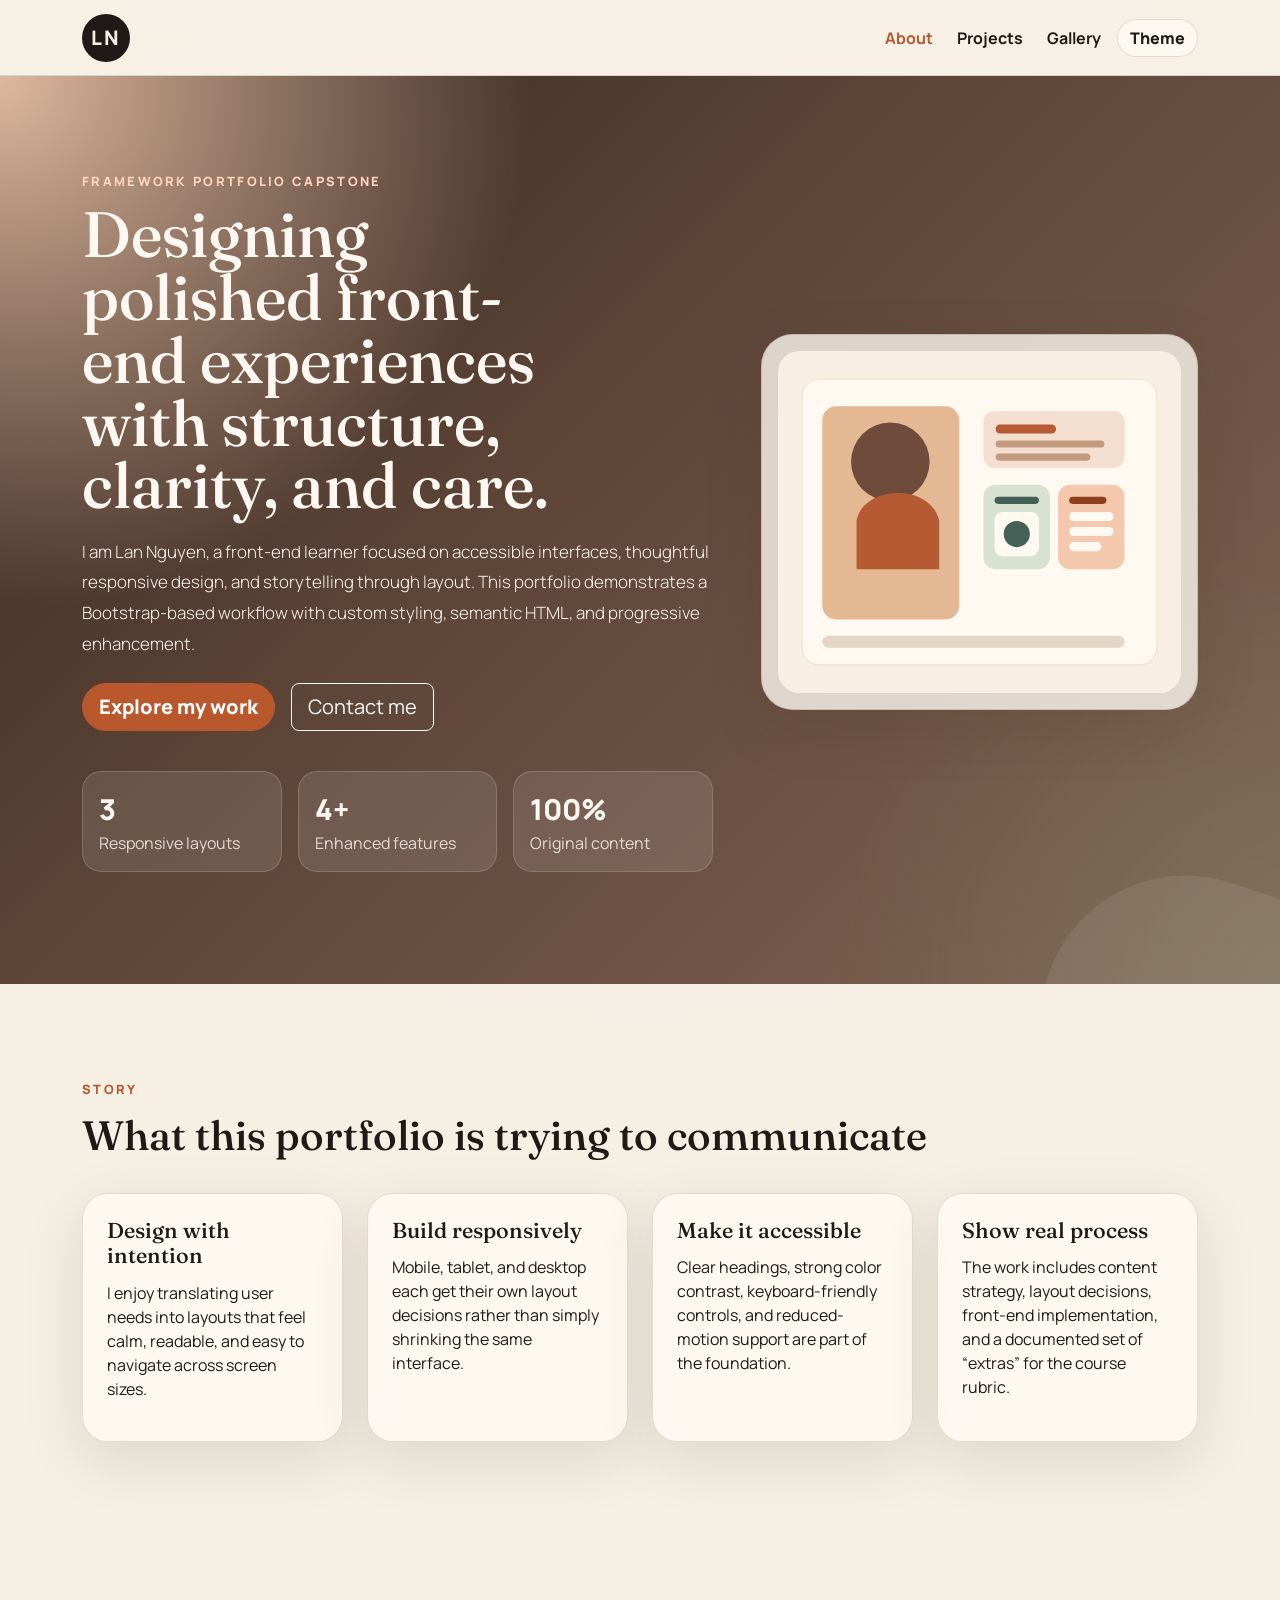
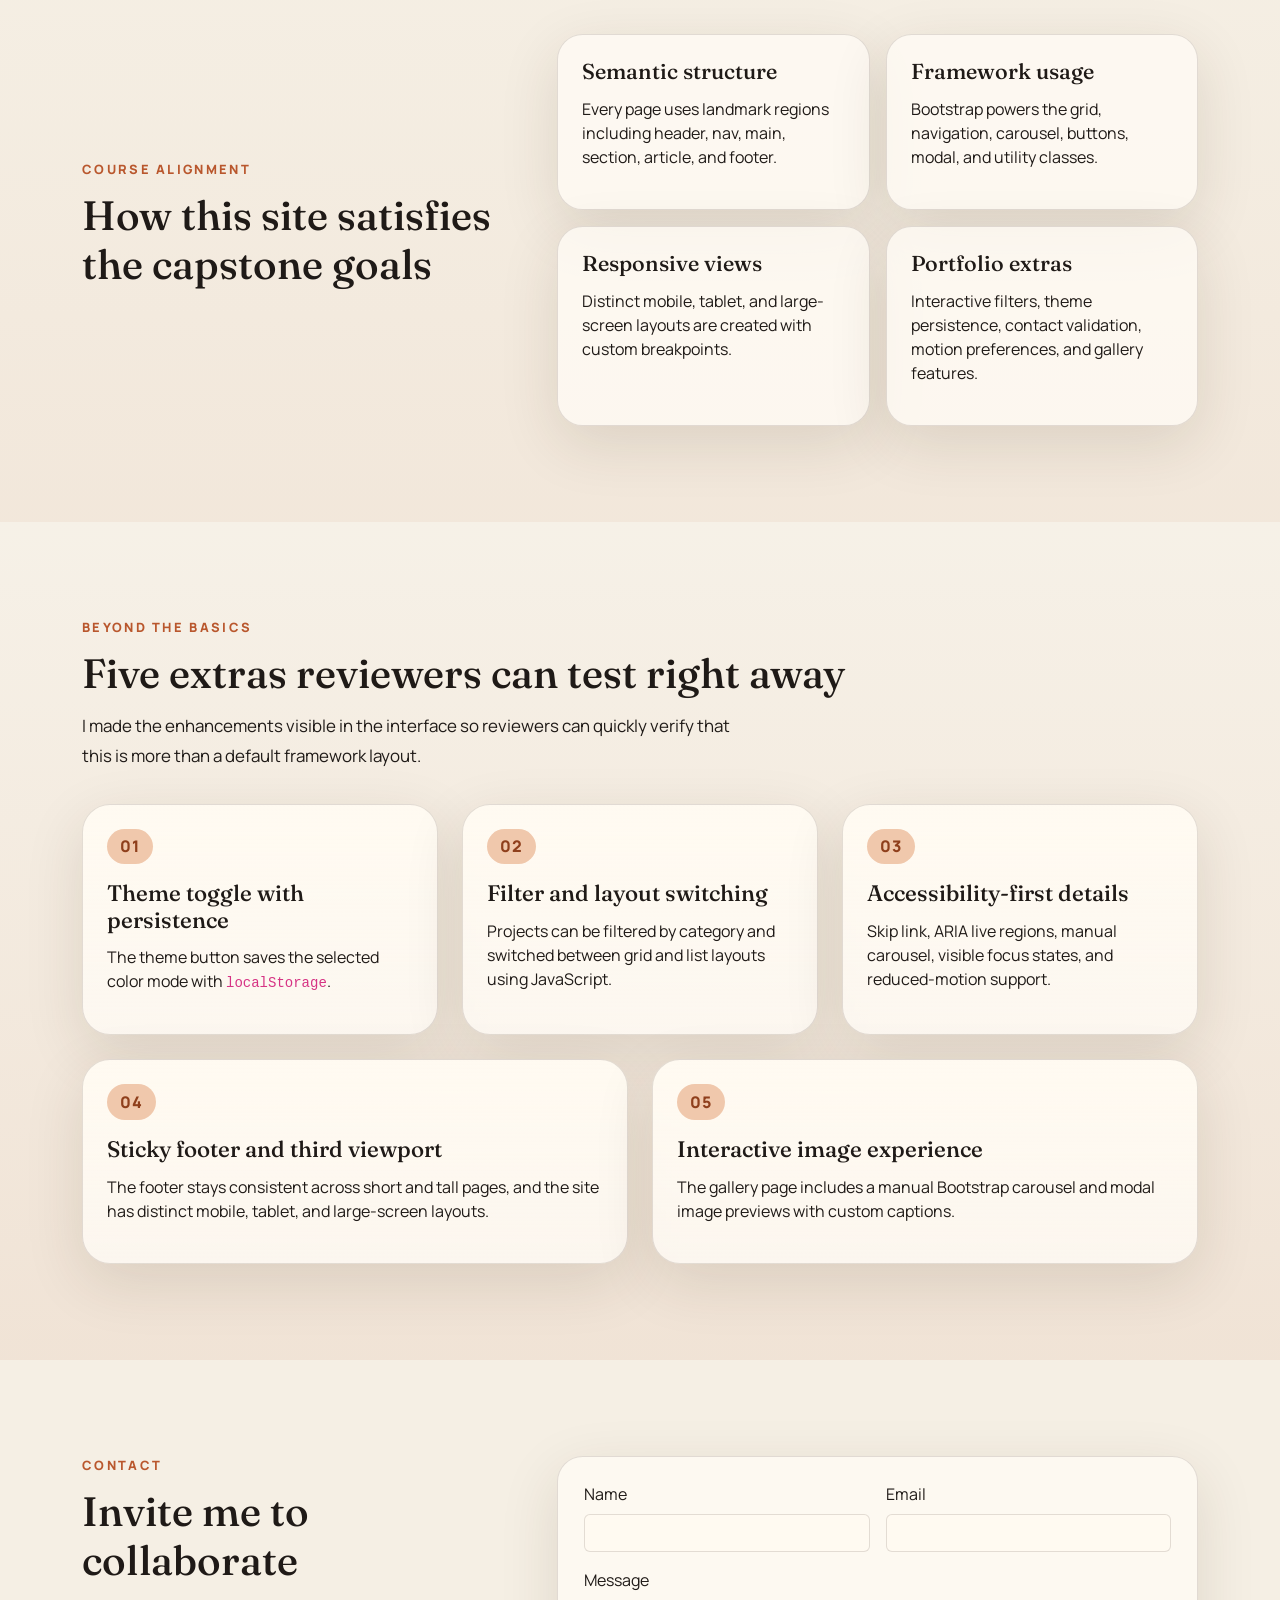
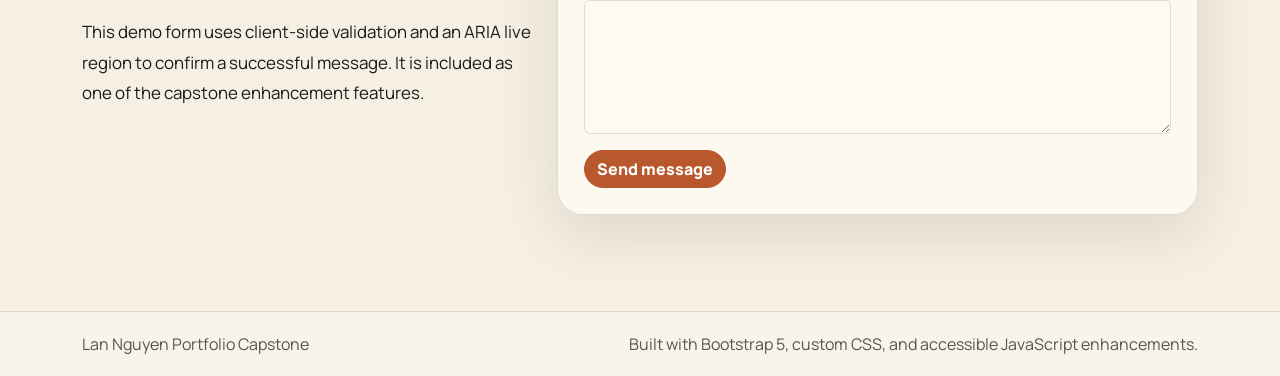
<file: index.html>
<!doctype html>
<html lang="en" data-theme="light">
  <head>
    <meta charset="utf-8">
    <meta name="viewport" content="width=device-width, initial-scale=1">
    <title>Lan Nguyen | UX-Focused Front-End Portfolio</title>
    <meta
      name="description"
      content="Responsive portfolio built with Bootstrap for a capstone project, featuring accessible design, project highlights, and a media gallery."
    >
    <link rel="preconnect" href="https://fonts.googleapis.com">
    <link rel="preconnect" href="https://fonts.gstatic.com" crossorigin>
    <link
      href="https://fonts.googleapis.com/css2?family=Fraunces:wght@600;700&family=Manrope:wght@400;500;600;700;800&display=swap"
      rel="stylesheet"
    >
    <link
      href="https://cdn.jsdelivr.net/npm/bootstrap@5.3.3/dist/css/bootstrap.min.css"
      rel="stylesheet"
      integrity="sha384-QWTKZyjpPEjISv5WaRU9OFeRpok6YctnYmDr5pNlyT2bRjXh0JMhjY6hW+ALEwIH"
      crossorigin="anonymous"
    >
    <link rel="stylesheet" href="css/styles.css">
  </head>
  <body class="site-shell">
    <a class="skip-link" href="#main-content">Skip to main content</a>

    <header class="site-header">
      <nav class="navbar navbar-expand-lg" aria-label="Primary navigation">
        <div class="container">
          <a class="navbar-brand brand-mark" href="index.html">LN</a>
          <button
            class="navbar-toggler"
            type="button"
            data-bs-toggle="collapse"
            data-bs-target="#siteNav"
            aria-controls="siteNav"
            aria-expanded="false"
            aria-label="Toggle navigation"
          >
            <span class="navbar-toggler-icon"></span>
          </button>
          <div class="collapse navbar-collapse" id="siteNav">
            <ul class="navbar-nav ms-auto align-items-lg-center gap-lg-2">
              <li class="nav-item"><a class="nav-link active" href="index.html" aria-current="page">About</a></li>
              <li class="nav-item"><a class="nav-link" href="projects.html">Projects</a></li>
              <li class="nav-item"><a class="nav-link" href="gallery.html">Gallery</a></li>
              <li class="nav-item">
                <button class="btn theme-toggle" type="button" data-theme-toggle aria-label="Switch color theme">
                  Theme
                </button>
              </li>
            </ul>
          </div>
        </div>
      </nav>
    </header>

    <main id="main-content" class="flex-fill">
      <section class="hero-section section-space">
        <div class="container">
          <div class="row align-items-center g-4 g-xl-5">
            <div class="col-lg-7">
              <p class="eyebrow">Framework Portfolio Capstone</p>
              <h1 class="display-title">Designing polished front-end experiences with structure, clarity, and care.</h1>
              <p class="lead hero-copy">
                I am Lan Nguyen, a front-end learner focused on accessible interfaces, thoughtful responsive design,
                and storytelling through layout. This portfolio demonstrates a Bootstrap-based workflow with custom
                styling, semantic HTML, and progressive enhancement.
              </p>
              <div class="d-flex flex-wrap gap-3 mt-4">
                <a class="btn btn-accent btn-lg" href="projects.html">Explore my work</a>
                <a class="btn btn-outline-light btn-lg" href="#contact">Contact me</a>
              </div>
              <ul class="hero-metrics list-unstyled row g-3 mt-4" aria-label="Highlights">
                <li class="col-sm-4">
                  <div class="metric-card">
                    <span class="metric-number">3</span>
                    <span class="metric-label">Responsive layouts</span>
                  </div>
                </li>
                <li class="col-sm-4">
                  <div class="metric-card">
                    <span class="metric-number">4+</span>
                    <span class="metric-label">Enhanced features</span>
                  </div>
                </li>
                <li class="col-sm-4">
                  <div class="metric-card">
                    <span class="metric-number">100%</span>
                    <span class="metric-label">Original content</span>
                  </div>
                </li>
              </ul>
            </div>
            <div class="col-lg-5">
              <figure class="profile-panel">
                <img
                  src="assets/img/profile-illustration.svg"
                  class="img-fluid"
                  alt="Illustrated portrait card representing Lan Nguyen at a desk with interface sketches"
                >
                <figcaption class="visually-hidden">Featured illustration introducing the portfolio owner.</figcaption>
              </figure>
            </div>
          </div>
        </div>
      </section>

      <section class="section-space">
        <div class="container">
          <div class="section-heading">
            <p class="eyebrow">Story</p>
            <h2>What this portfolio is trying to communicate</h2>
          </div>
          <div class="row g-4">
            <div class="col-md-6 col-xl-3">
              <article class="info-card h-100">
                <h3>Design with intention</h3>
                <p>
                  I enjoy translating user needs into layouts that feel calm, readable, and easy to navigate across
                  screen sizes.
                </p>
              </article>
            </div>
            <div class="col-md-6 col-xl-3">
              <article class="info-card h-100">
                <h3>Build responsively</h3>
                <p>
                  Mobile, tablet, and desktop each get their own layout decisions rather than simply shrinking the same
                  interface.
                </p>
              </article>
            </div>
            <div class="col-md-6 col-xl-3">
              <article class="info-card h-100">
                <h3>Make it accessible</h3>
                <p>
                  Clear headings, strong color contrast, keyboard-friendly controls, and reduced-motion support are part
                  of the foundation.
                </p>
              </article>
            </div>
            <div class="col-md-6 col-xl-3">
              <article class="info-card h-100">
                <h3>Show real process</h3>
                <p>
                  The work includes content strategy, layout decisions, front-end implementation, and a documented set of
                  “extras” for the course rubric.
                </p>
              </article>
            </div>
          </div>
        </div>
      </section>

      <section class="section-space highlight-band">
        <div class="container">
          <div class="row g-4 align-items-center">
            <div class="col-lg-5">
              <div class="section-heading mb-0">
                <p class="eyebrow">Course alignment</p>
                <h2>How this site satisfies the capstone goals</h2>
              </div>
            </div>
            <div class="col-lg-7">
              <div class="row g-3">
                <div class="col-md-6">
                  <article class="mini-panel reveal-on-scroll">
                    <h3>Semantic structure</h3>
                    <p>Every page uses landmark regions including header, nav, main, section, article, and footer.</p>
                  </article>
                </div>
                <div class="col-md-6">
                  <article class="mini-panel reveal-on-scroll">
                    <h3>Framework usage</h3>
                    <p>Bootstrap powers the grid, navigation, carousel, buttons, modal, and utility classes.</p>
                  </article>
                </div>
                <div class="col-md-6">
                  <article class="mini-panel reveal-on-scroll">
                    <h3>Responsive views</h3>
                    <p>Distinct mobile, tablet, and large-screen layouts are created with custom breakpoints.</p>
                  </article>
                </div>
                <div class="col-md-6">
                  <article class="mini-panel reveal-on-scroll">
                    <h3>Portfolio extras</h3>
                    <p>Interactive filters, theme persistence, contact validation, motion preferences, and gallery features.</p>
                  </article>
                </div>
              </div>
            </div>
          </div>
        </div>
      </section>

      <section class="section-space extras-section">
        <div class="container">
          <div class="section-heading">
            <p class="eyebrow">Beyond the basics</p>
            <h2>Five extras reviewers can test right away</h2>
            <p class="page-copy mb-0">
              I made the enhancements visible in the interface so reviewers can quickly verify that this is more than a
              default framework layout.
            </p>
          </div>
          <div class="row g-4">
            <div class="col-md-6 col-xl-4">
              <article class="extra-card h-100">
                <span class="extra-number">01</span>
                <h3>Theme toggle with persistence</h3>
                <p>The theme button saves the selected color mode with <code>localStorage</code>.</p>
              </article>
            </div>
            <div class="col-md-6 col-xl-4">
              <article class="extra-card h-100">
                <span class="extra-number">02</span>
                <h3>Filter and layout switching</h3>
                <p>Projects can be filtered by category and switched between grid and list layouts using JavaScript.</p>
              </article>
            </div>
            <div class="col-md-6 col-xl-4">
              <article class="extra-card h-100">
                <span class="extra-number">03</span>
                <h3>Accessibility-first details</h3>
                <p>Skip link, ARIA live regions, manual carousel, visible focus states, and reduced-motion support.</p>
              </article>
            </div>
            <div class="col-md-6 col-xl-6">
              <article class="extra-card h-100">
                <span class="extra-number">04</span>
                <h3>Sticky footer and third viewport</h3>
                <p>The footer stays consistent across short and tall pages, and the site has distinct mobile, tablet, and large-screen layouts.</p>
              </article>
            </div>
            <div class="col-md-6 col-xl-6">
              <article class="extra-card h-100">
                <span class="extra-number">05</span>
                <h3>Interactive image experience</h3>
                <p>The gallery page includes a manual Bootstrap carousel and modal image previews with custom captions.</p>
              </article>
            </div>
          </div>
        </div>
      </section>

      <section class="section-space" id="contact">
        <div class="container">
          <div class="row g-4">
            <div class="col-lg-5">
              <div class="section-heading">
                <p class="eyebrow">Contact</p>
                <h2>Invite me to collaborate</h2>
              </div>
              <p class="contact-copy">
                This demo form uses client-side validation and an ARIA live region to confirm a successful message.
                It is included as one of the capstone enhancement features.
              </p>
            </div>
            <div class="col-lg-7">
              <form class="contact-card needs-validation" id="contactForm" novalidate>
                <div class="row g-3">
                  <div class="col-md-6">
                    <label class="form-label" for="name">Name</label>
                    <input class="form-control" id="name" name="name" type="text" required>
                    <div class="invalid-feedback">Please enter your name.</div>
                  </div>
                  <div class="col-md-6">
                    <label class="form-label" for="email">Email</label>
                    <input class="form-control" id="email" name="email" type="email" required>
                    <div class="invalid-feedback">Please enter a valid email address.</div>
                  </div>
                  <div class="col-12">
                    <label class="form-label" for="message">Message</label>
                    <textarea class="form-control" id="message" name="message" rows="5" required></textarea>
                    <div class="invalid-feedback">Please share a short message.</div>
                  </div>
                  <div class="col-12 d-flex flex-wrap gap-3 align-items-center">
                    <button class="btn btn-accent" type="submit">Send message</button>
                    <p class="form-status mb-0" id="formStatus" aria-live="polite"></p>
                  </div>
                </div>
              </form>
            </div>
          </div>
        </div>
      </section>
    </main>

    <footer class="site-footer">
      <div class="container d-flex flex-column flex-md-row justify-content-between gap-2">
        <p class="mb-0">Lan Nguyen Portfolio Capstone</p>
        <p class="mb-0">Built with Bootstrap 5, custom CSS, and accessible JavaScript enhancements.</p>
      </div>
    </footer>

    <script
      src="https://cdn.jsdelivr.net/npm/bootstrap@5.3.3/dist/js/bootstrap.bundle.min.js"
      integrity="sha384-YvpcrYf0tY3lHB60NNkmXc5s9fDVZLESaAA55NDzOxhy9GkcIdslK1eN7N6jIeHz"
      crossorigin="anonymous"
    ></script>
    <script src="js/main.js"></script>
  </body>
</html>
</file>
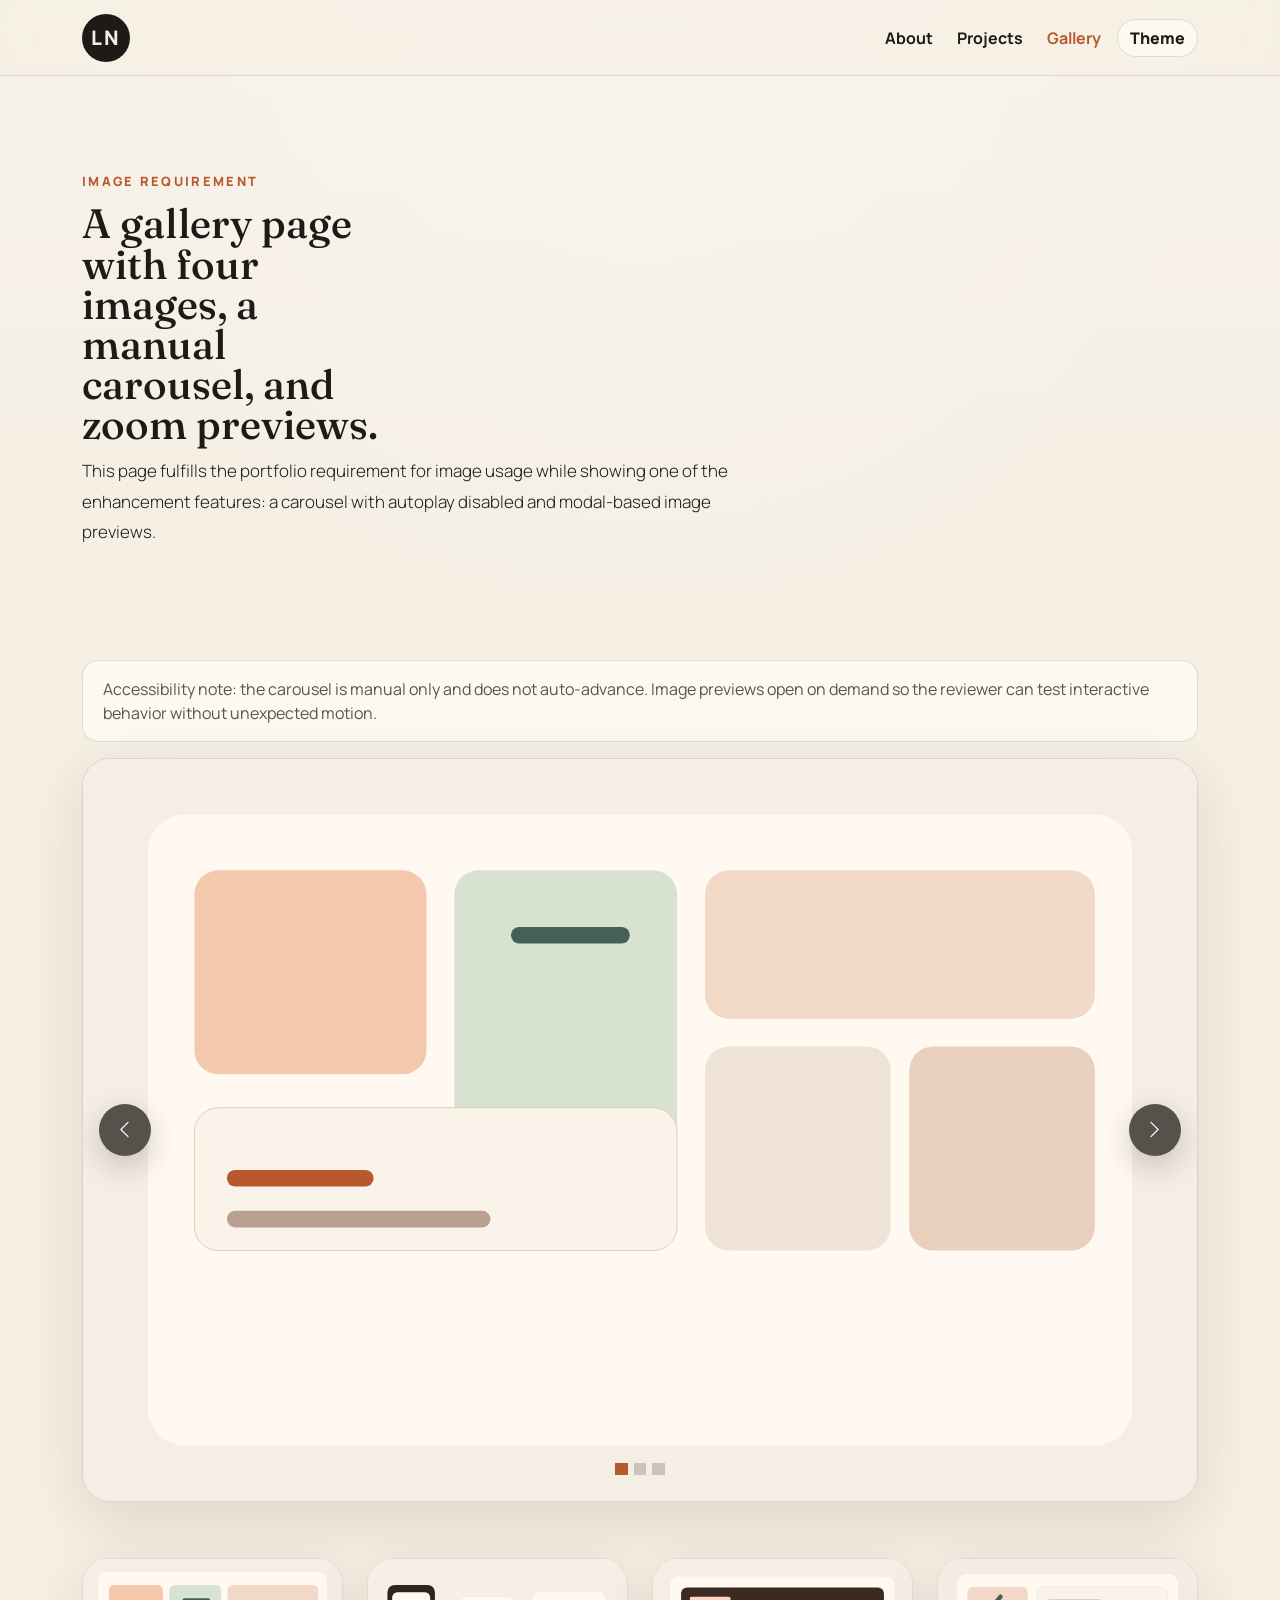
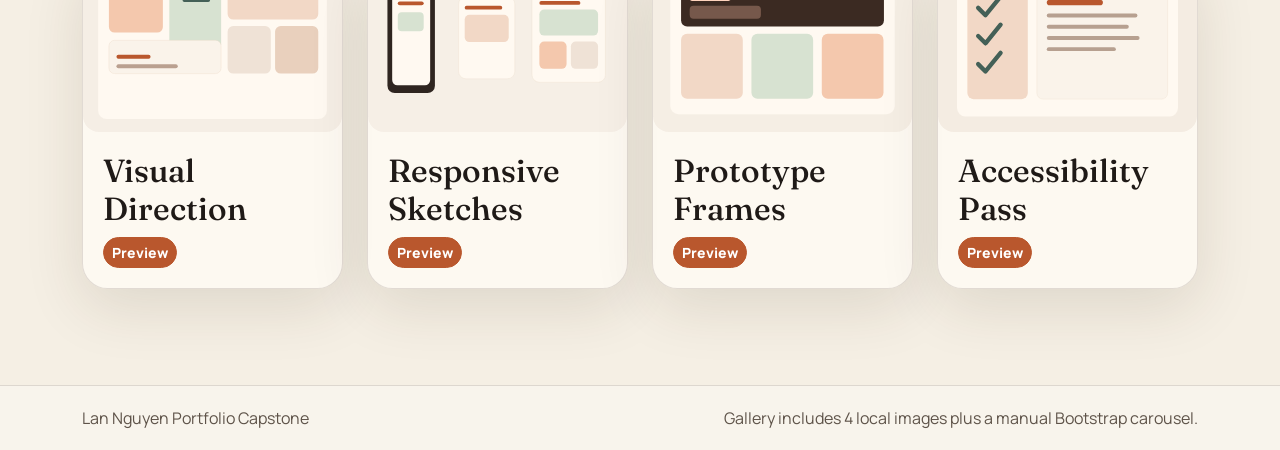
<file: gallery.html>
<!doctype html>
<html lang="en" data-theme="light">
  <head>
    <meta charset="utf-8">
    <meta name="viewport" content="width=device-width, initial-scale=1">
    <title>Gallery | Lan Nguyen Portfolio</title>
    <meta
      name="description"
      content="Gallery page for a Bootstrap portfolio capstone including a manual carousel, image cards, and accessible modal previews."
    >
    <link rel="preconnect" href="https://fonts.googleapis.com">
    <link rel="preconnect" href="https://fonts.gstatic.com" crossorigin>
    <link
      href="https://fonts.googleapis.com/css2?family=Fraunces:wght@600;700&family=Manrope:wght@400;500;600;700;800&display=swap"
      rel="stylesheet"
    >
    <link
      href="https://cdn.jsdelivr.net/npm/bootstrap@5.3.3/dist/css/bootstrap.min.css"
      rel="stylesheet"
      integrity="sha384-QWTKZyjpPEjISv5WaRU9OFeRpok6YctnYmDr5pNlyT2bRjXh0JMhjY6hW+ALEwIH"
      crossorigin="anonymous"
    >
    <link rel="stylesheet" href="css/styles.css">
  </head>
  <body class="site-shell">
    <a class="skip-link" href="#main-content">Skip to main content</a>

    <header class="site-header">
      <nav class="navbar navbar-expand-lg" aria-label="Primary navigation">
        <div class="container">
          <a class="navbar-brand brand-mark" href="index.html">LN</a>
          <button
            class="navbar-toggler"
            type="button"
            data-bs-toggle="collapse"
            data-bs-target="#siteNav"
            aria-controls="siteNav"
            aria-expanded="false"
            aria-label="Toggle navigation"
          >
            <span class="navbar-toggler-icon"></span>
          </button>
          <div class="collapse navbar-collapse" id="siteNav">
            <ul class="navbar-nav ms-auto align-items-lg-center gap-lg-2">
              <li class="nav-item"><a class="nav-link" href="index.html">About</a></li>
              <li class="nav-item"><a class="nav-link" href="projects.html">Projects</a></li>
              <li class="nav-item"><a class="nav-link active" href="gallery.html" aria-current="page">Gallery</a></li>
              <li class="nav-item">
                <button class="btn theme-toggle" type="button" data-theme-toggle aria-label="Switch color theme">
                  Theme
                </button>
              </li>
            </ul>
          </div>
        </div>
      </nav>
    </header>

    <main id="main-content" class="flex-fill">
      <section class="page-banner section-space">
        <div class="container">
          <p class="eyebrow">Image requirement</p>
          <h1 class="display-title page-title">A gallery page with four images, a manual carousel, and zoom previews.</h1>
          <p class="lead page-copy">
            This page fulfills the portfolio requirement for image usage while showing one of the enhancement features:
            a carousel with autoplay disabled and modal-based image previews.
          </p>
        </div>
      </section>

      <section class="section-space pt-0" aria-labelledby="gallery-content-heading">
        <div class="container">
          <h2 class="visually-hidden" id="gallery-content-heading">Gallery carousel and image preview collection</h2>
          <div class="gallery-note">
            <p class="mb-0">
              Accessibility note: the carousel is manual only and does not auto-advance. Image previews open on demand
              so the reviewer can test interactive behavior without unexpected motion.
            </p>
          </div>
          <div id="galleryCarousel" class="carousel slide gallery-carousel" data-bs-ride="false">
            <div class="carousel-indicators">
              <button type="button" data-bs-target="#galleryCarousel" data-bs-slide-to="0" class="active" aria-current="true" aria-label="Slide 1"></button>
              <button type="button" data-bs-target="#galleryCarousel" data-bs-slide-to="1" aria-label="Slide 2"></button>
              <button type="button" data-bs-target="#galleryCarousel" data-bs-slide-to="2" aria-label="Slide 3"></button>
            </div>
            <div class="carousel-inner rounded-4 overflow-hidden">
              <div class="carousel-item active">
                <img src="assets/img/gallery-01.svg" class="d-block w-100" alt="Moodboard collage with interface sketches and color chips">
              </div>
              <div class="carousel-item">
                <img src="assets/img/gallery-02.svg" class="d-block w-100" alt="Wireframe panel showing mobile, tablet, and desktop layout ideas">
              </div>
              <div class="carousel-item">
                <img src="assets/img/gallery-03.svg" class="d-block w-100" alt="Prototype snapshots showing cards, typography, and navigation refinements">
              </div>
            </div>
            <button class="carousel-control-prev" type="button" data-bs-target="#galleryCarousel" data-bs-slide="prev">
              <span class="carousel-control-prev-icon" aria-hidden="true"></span>
              <span class="visually-hidden">Previous</span>
            </button>
            <button class="carousel-control-next" type="button" data-bs-target="#galleryCarousel" data-bs-slide="next">
              <span class="carousel-control-next-icon" aria-hidden="true"></span>
              <span class="visually-hidden">Next</span>
            </button>
          </div>

          <div class="row g-4 mt-2">
            <div class="col-sm-6 col-xl-3">
              <article class="gallery-card reveal-on-scroll">
                <img src="assets/img/gallery-01.svg" class="img-fluid rounded-4" alt="Moodboard collage with layout notes">
                <div class="gallery-meta">
                  <h2>Visual Direction</h2>
                  <button class="btn btn-accent btn-sm" type="button" data-gallery-trigger data-image="assets/img/gallery-01.svg" data-title="Visual Direction" data-description="Moodboarding the earthy colors, layered textures, and editorial typography used across the site.">Preview</button>
                </div>
              </article>
            </div>
            <div class="col-sm-6 col-xl-3">
              <article class="gallery-card reveal-on-scroll">
                <img src="assets/img/gallery-02.svg" class="img-fluid rounded-4" alt="Wireframe set for mobile, tablet, and desktop">
                <div class="gallery-meta">
                  <h2>Responsive Sketches</h2>
                  <button class="btn btn-accent btn-sm" type="button" data-gallery-trigger data-image="assets/img/gallery-02.svg" data-title="Responsive Sketches" data-description="Wireframes for three breakpoints, showing how the grid and content density shift by device size.">Preview</button>
                </div>
              </article>
            </div>
            <div class="col-sm-6 col-xl-3">
              <article class="gallery-card reveal-on-scroll">
                <img src="assets/img/gallery-03.svg" class="img-fluid rounded-4" alt="Prototype panel showing cards and navigation">
                <div class="gallery-meta">
                  <h2>Prototype Frames</h2>
                  <button class="btn btn-accent btn-sm" type="button" data-gallery-trigger data-image="assets/img/gallery-03.svg" data-title="Prototype Frames" data-description="Early interface explorations focused on hierarchy, spacing, and interactive navigation patterns.">Preview</button>
                </div>
              </article>
            </div>
            <div class="col-sm-6 col-xl-3">
              <article class="gallery-card reveal-on-scroll">
                <img src="assets/img/gallery-04.svg" class="img-fluid rounded-4" alt="Accessibility checklist board with contrast and keyboard testing notes">
                <div class="gallery-meta">
                  <h2>Accessibility Pass</h2>
                  <button class="btn btn-accent btn-sm" type="button" data-gallery-trigger data-image="assets/img/gallery-04.svg" data-title="Accessibility Pass" data-description="A summary board used to confirm contrast, keyboard access, semantic landmarks, and reduced-motion behavior.">Preview</button>
                </div>
              </article>
            </div>
          </div>
        </div>
      </section>
    </main>

    <footer class="site-footer">
      <div class="container d-flex flex-column flex-md-row justify-content-between gap-2">
        <p class="mb-0">Lan Nguyen Portfolio Capstone</p>
        <p class="mb-0">Gallery includes 4 local images plus a manual Bootstrap carousel.</p>
      </div>
    </footer>

    <div class="modal fade" id="galleryModal" tabindex="-1" role="dialog" aria-modal="true" aria-labelledby="galleryModalLabel" aria-hidden="true">
      <div class="modal-dialog modal-lg modal-dialog-centered">
        <div class="modal-content gallery-modal">
          <div class="modal-header">
            <h2 class="modal-title fs-5" id="galleryModalLabel">Preview</h2>
            <button type="button" class="btn-close" data-bs-dismiss="modal" aria-label="Close preview"></button>
          </div>
          <div class="modal-body">
            <img id="galleryModalImage" class="img-fluid rounded-4 mb-3" src="assets/img/gallery-01.svg" alt="">
            <p id="galleryModalDescription" class="mb-0"></p>
          </div>
        </div>
      </div>
    </div>

    <script
      src="https://cdn.jsdelivr.net/npm/bootstrap@5.3.3/dist/js/bootstrap.bundle.min.js"
      integrity="sha384-YvpcrYf0tY3lHB60NNkmXc5s9fDVZLESaAA55NDzOxhy9GkcIdslK1eN7N6jIeHz"
      crossorigin="anonymous"
    ></script>
    <script src="js/main.js"></script>
  </body>
</html>
</file>
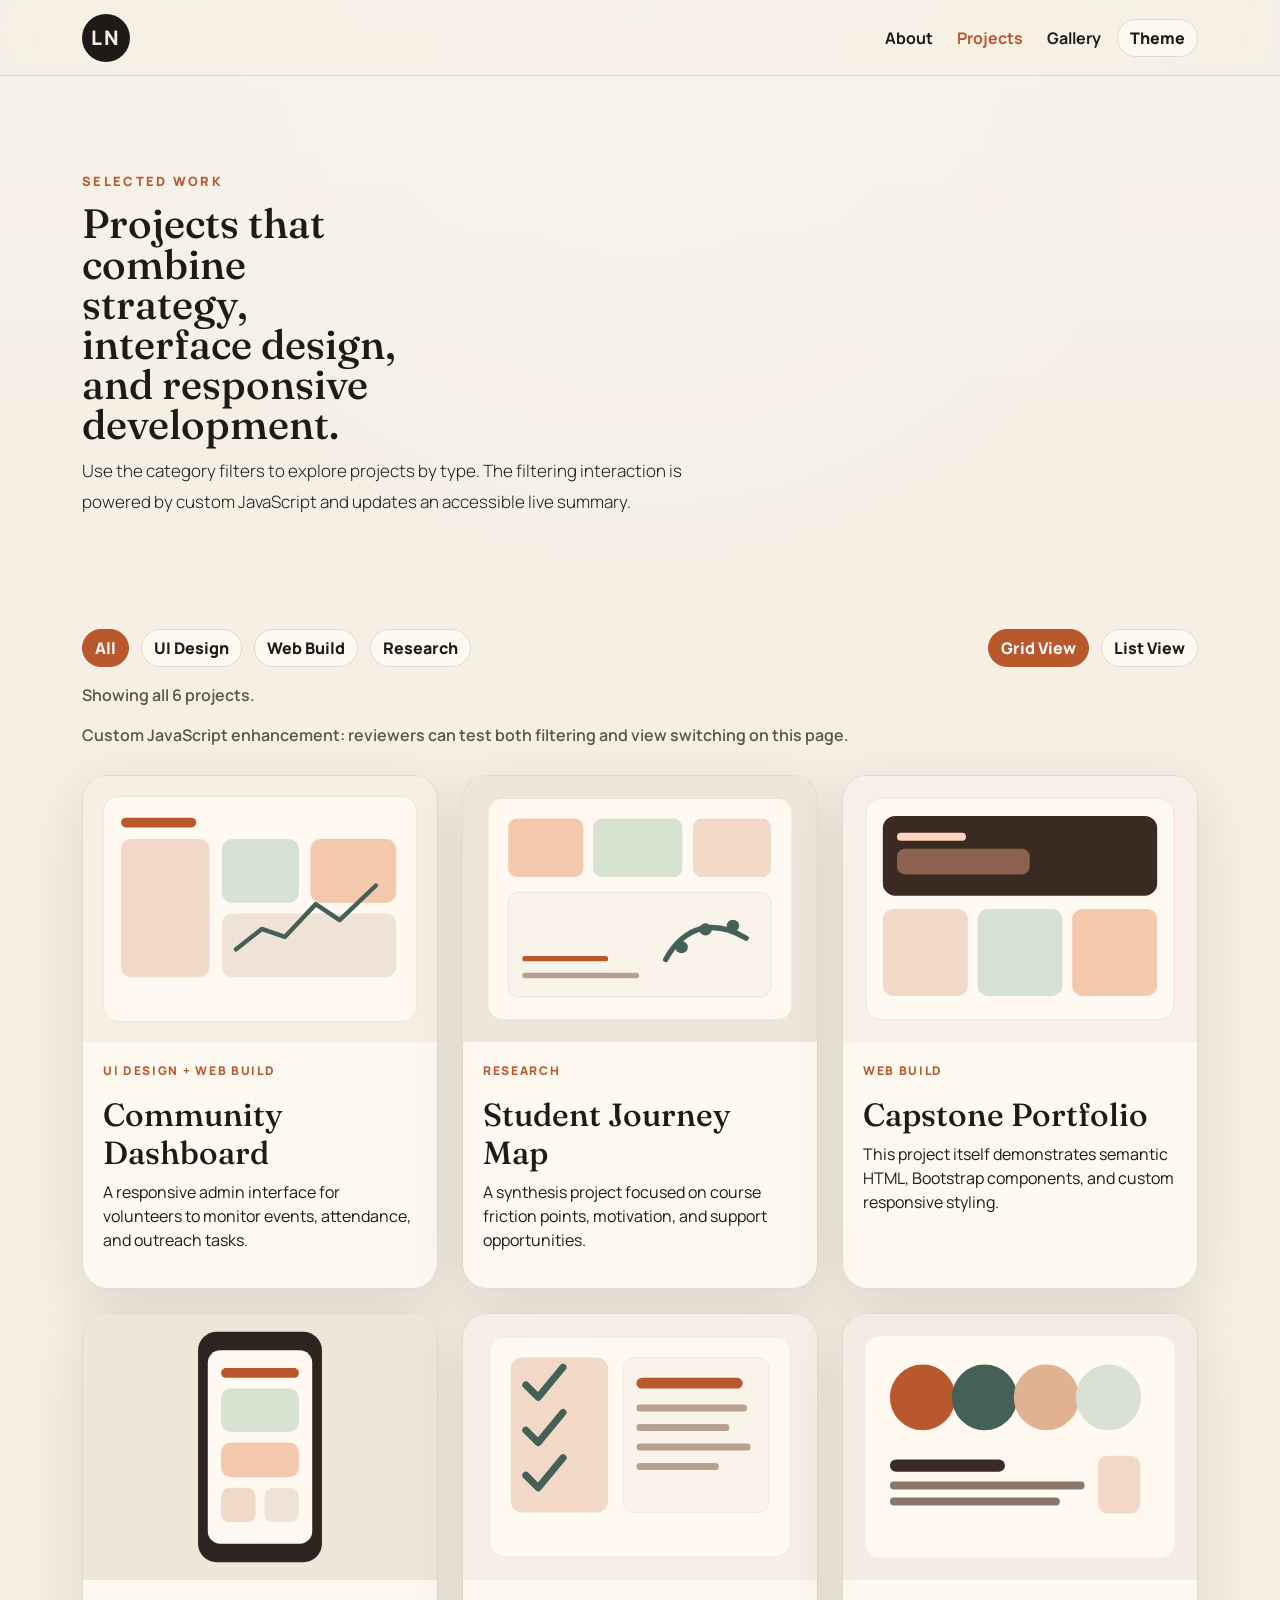
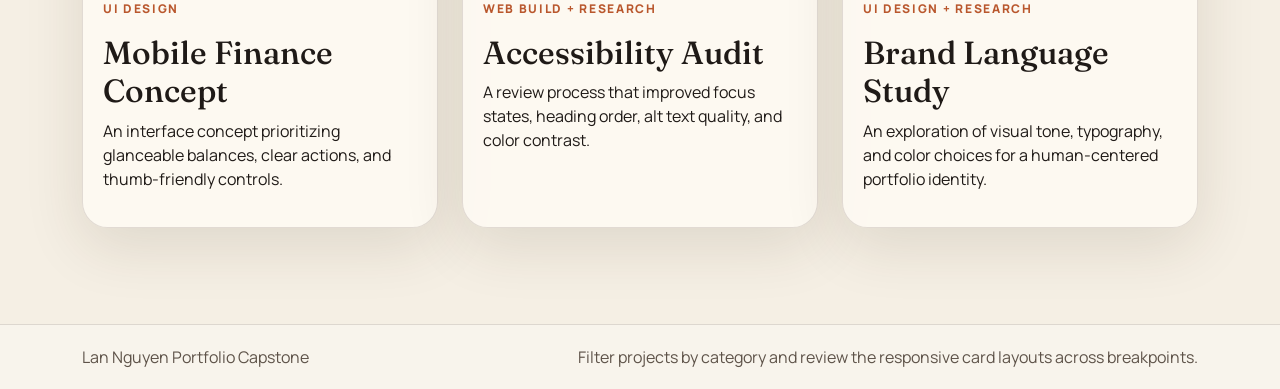
<file: projects.html>
<!doctype html>
<html lang="en" data-theme="light">
  <head>
    <meta charset="utf-8">
    <meta name="viewport" content="width=device-width, initial-scale=1">
    <title>Projects | Lan Nguyen Portfolio</title>
    <meta
      name="description"
      content="Projects page for a responsive capstone portfolio with filterable work samples and accessible Bootstrap layout."
    >
    <link rel="preconnect" href="https://fonts.googleapis.com">
    <link rel="preconnect" href="https://fonts.gstatic.com" crossorigin>
    <link
      href="https://fonts.googleapis.com/css2?family=Fraunces:wght@600;700&family=Manrope:wght@400;500;600;700;800&display=swap"
      rel="stylesheet"
    >
    <link
      href="https://cdn.jsdelivr.net/npm/bootstrap@5.3.3/dist/css/bootstrap.min.css"
      rel="stylesheet"
      integrity="sha384-QWTKZyjpPEjISv5WaRU9OFeRpok6YctnYmDr5pNlyT2bRjXh0JMhjY6hW+ALEwIH"
      crossorigin="anonymous"
    >
    <link rel="stylesheet" href="css/styles.css">
  </head>
  <body class="site-shell">
    <a class="skip-link" href="#main-content">Skip to main content</a>

    <header class="site-header">
      <nav class="navbar navbar-expand-lg" aria-label="Primary navigation">
        <div class="container">
          <a class="navbar-brand brand-mark" href="index.html">LN</a>
          <button
            class="navbar-toggler"
            type="button"
            data-bs-toggle="collapse"
            data-bs-target="#siteNav"
            aria-controls="siteNav"
            aria-expanded="false"
            aria-label="Toggle navigation"
          >
            <span class="navbar-toggler-icon"></span>
          </button>
          <div class="collapse navbar-collapse" id="siteNav">
            <ul class="navbar-nav ms-auto align-items-lg-center gap-lg-2">
              <li class="nav-item"><a class="nav-link" href="index.html">About</a></li>
              <li class="nav-item"><a class="nav-link active" href="projects.html" aria-current="page">Projects</a></li>
              <li class="nav-item"><a class="nav-link" href="gallery.html">Gallery</a></li>
              <li class="nav-item">
                <button class="btn theme-toggle" type="button" data-theme-toggle aria-label="Switch color theme">
                  Theme
                </button>
              </li>
            </ul>
          </div>
        </div>
      </nav>
    </header>

    <main id="main-content" class="flex-fill">
      <section class="page-banner section-space">
        <div class="container">
          <p class="eyebrow">Selected work</p>
          <h1 class="display-title page-title">Projects that combine strategy, interface design, and responsive development.</h1>
          <p class="lead page-copy">
            Use the category filters to explore projects by type. The filtering interaction is powered by custom
            JavaScript and updates an accessible live summary.
          </p>
        </div>
      </section>

      <section class="section-space pt-0" aria-labelledby="project-tools-heading">
        <div class="container">
          <h2 class="visually-hidden" id="project-tools-heading">Project filters and responsive project list</h2>
          <div class="project-toolbar">
            <div class="filter-bar" role="toolbar" aria-label="Project filters">
              <button class="btn filter-button is-active" type="button" data-filter="all" aria-pressed="true">All</button>
              <button class="btn filter-button" type="button" data-filter="ui" aria-pressed="false">UI Design</button>
              <button class="btn filter-button" type="button" data-filter="web" aria-pressed="false">Web Build</button>
              <button class="btn filter-button" type="button" data-filter="research" aria-pressed="false">Research</button>
            </div>
            <div class="view-toggle" role="toolbar" aria-label="Project layout switcher">
              <button class="btn filter-button is-active" type="button" data-view="grid" aria-pressed="true">Grid View</button>
              <button class="btn filter-button" type="button" data-view="list" aria-pressed="false">List View</button>
            </div>
          </div>
          <p class="filter-status" id="filterStatus" aria-live="polite">Showing all 6 projects.</p>
          <p class="filter-status mb-0">Custom JavaScript enhancement: reviewers can test both filtering and view switching on this page.</p>

          <div class="row g-4 mt-1" id="projectGrid">
            <div class="col-md-6 col-xl-4 project-item" data-category="ui web">
              <article class="project-card h-100 reveal-on-scroll">
                <img src="assets/img/project-dashboard.svg" class="img-fluid project-image" alt="Dashboard preview with charts and planning cards">
                <div class="project-body">
                  <p class="project-tag">UI Design + Web Build</p>
                  <h2>Community Dashboard</h2>
                  <p>A responsive admin interface for volunteers to monitor events, attendance, and outreach tasks.</p>
                </div>
              </article>
            </div>
            <div class="col-md-6 col-xl-4 project-item" data-category="research">
              <article class="project-card h-100 reveal-on-scroll">
                <img src="assets/img/project-research.svg" class="img-fluid project-image" alt="Research board with notes, interview snippets, and charts">
                <div class="project-body">
                  <p class="project-tag">Research</p>
                  <h2>Student Journey Map</h2>
                  <p>A synthesis project focused on course friction points, motivation, and support opportunities.</p>
                </div>
              </article>
            </div>
            <div class="col-md-6 col-xl-4 project-item" data-category="web">
              <article class="project-card h-100 reveal-on-scroll">
                <img src="assets/img/project-portfolio.svg" class="img-fluid project-image" alt="Portfolio homepage with hero section and cards">
                <div class="project-body">
                  <p class="project-tag">Web Build</p>
                  <h2>Capstone Portfolio</h2>
                  <p>This project itself demonstrates semantic HTML, Bootstrap components, and custom responsive styling.</p>
                </div>
              </article>
            </div>
            <div class="col-md-6 col-xl-4 project-item" data-category="ui">
              <article class="project-card h-100 reveal-on-scroll">
                <img src="assets/img/project-mobile.svg" class="img-fluid project-image" alt="Mobile banking interface with cards and action buttons">
                <div class="project-body">
                  <p class="project-tag">UI Design</p>
                  <h2>Mobile Finance Concept</h2>
                  <p>An interface concept prioritizing glanceable balances, clear actions, and thumb-friendly controls.</p>
                </div>
              </article>
            </div>
            <div class="col-md-6 col-xl-4 project-item" data-category="web research">
              <article class="project-card h-100 reveal-on-scroll">
                <img src="assets/img/project-accessibility.svg" class="img-fluid project-image" alt="Accessibility checklist with contrast and keyboard notes">
                <div class="project-body">
                  <p class="project-tag">Web Build + Research</p>
                  <h2>Accessibility Audit</h2>
                  <p>A review process that improved focus states, heading order, alt text quality, and color contrast.</p>
                </div>
              </article>
            </div>
            <div class="col-md-6 col-xl-4 project-item" data-category="ui research">
              <article class="project-card h-100 reveal-on-scroll">
                <img src="assets/img/project-brand.svg" class="img-fluid project-image" alt="Brand board with typography samples and earthy color palette">
                <div class="project-body">
                  <p class="project-tag">UI Design + Research</p>
                  <h2>Brand Language Study</h2>
                  <p>An exploration of visual tone, typography, and color choices for a human-centered portfolio identity.</p>
                </div>
              </article>
            </div>
          </div>
        </div>
      </section>
    </main>

    <footer class="site-footer">
      <div class="container d-flex flex-column flex-md-row justify-content-between gap-2">
        <p class="mb-0">Lan Nguyen Portfolio Capstone</p>
        <p class="mb-0">Filter projects by category and review the responsive card layouts across breakpoints.</p>
      </div>
    </footer>

    <script
      src="https://cdn.jsdelivr.net/npm/bootstrap@5.3.3/dist/js/bootstrap.bundle.min.js"
      integrity="sha384-YvpcrYf0tY3lHB60NNkmXc5s9fDVZLESaAA55NDzOxhy9GkcIdslK1eN7N6jIeHz"
      crossorigin="anonymous"
    ></script>
    <script src="js/main.js"></script>
  </body>
</html>
</file>
<file: css/styles.css>
:root {
  --bg: #f5efe4;
  --surface: rgba(255, 251, 245, 0.78);
  --surface-strong: #fffaf1;
  --text: #1f1a17;
  --muted: #5e5349;
  --border: rgba(58, 41, 31, 0.14);
  --accent: #b9572d;
  --accent-dark: #8f3f1c;
  --accent-soft: #f0c8ac;
  --shadow: 0 18px 60px rgba(61, 38, 15, 0.12);
  --hero-gradient: radial-gradient(circle at top left, rgba(240, 200, 172, 0.9), transparent 34%),
    radial-gradient(circle at bottom right, rgba(128, 151, 112, 0.28), transparent 28%),
    linear-gradient(135deg, #32251e, #5b4336 40%, #826453 100%);
}

html[data-theme="dark"] {
  --bg: #191614;
  --surface: rgba(35, 29, 26, 0.9);
  --surface-strong: #241f1c;
  --text: #f7efe4;
  --muted: #d4c7b9;
  --border: rgba(248, 232, 216, 0.14);
  --accent: #f0a372;
  --accent-dark: #ffc49d;
  --accent-soft: rgba(240, 163, 114, 0.18);
  --shadow: 0 18px 60px rgba(0, 0, 0, 0.28);
  --hero-gradient: radial-gradient(circle at top left, rgba(240, 163, 114, 0.22), transparent 30%),
    radial-gradient(circle at bottom right, rgba(96, 131, 116, 0.28), transparent 28%),
    linear-gradient(135deg, #131110, #241d1a 40%, #342922 100%);
}

*,
*::before,
*::after {
  box-sizing: border-box;
}

html {
  min-height: 100%;
  scroll-behavior: smooth;
}

body {
  min-height: 100%;
  margin: 0;
  background:
    radial-gradient(circle at top, rgba(255, 255, 255, 0.3), transparent 30%),
    linear-gradient(180deg, rgba(255, 255, 255, 0.18), transparent 24%),
    var(--bg);
  color: var(--text);
  font-family: "Manrope", "Avenir Next", "Segoe UI", sans-serif;
}

img {
  display: block;
}

.site-shell {
  min-height: 100vh;
  min-height: 100svh;
  min-height: 100dvh;
  display: flex;
  flex-direction: column;
}

.flex-fill {
  flex: 1 0 auto !important;
}

.site-shell > main {
  flex: 1 0 auto;
  display: block;
}

.site-shell > header,
.site-shell > footer {
  flex-shrink: 0;
}

.site-header {
  position: sticky;
  top: 0;
  z-index: 1030;
  backdrop-filter: blur(14px);
  background: rgba(245, 239, 228, 0.8);
  border-bottom: 1px solid var(--border);
}

html[data-theme="dark"] .site-header {
  background: rgba(25, 22, 20, 0.82);
}

.navbar {
  padding-block: 0.85rem;
}

.brand-mark {
  width: 3rem;
  height: 3rem;
  display: inline-flex;
  align-items: center;
  justify-content: center;
  border-radius: 999px;
  background: var(--text);
  color: var(--bg);
  font-weight: 800;
  letter-spacing: 0.08em;
}

.navbar .nav-link {
  color: var(--text);
  font-weight: 700;
}

.navbar .nav-link.active,
.navbar .nav-link:hover,
.navbar .nav-link:focus-visible {
  color: var(--accent);
}

.theme-toggle,
.filter-button,
.btn-accent {
  border-radius: 999px;
  font-weight: 800;
}

.theme-toggle {
  border: 1px solid var(--border);
  color: var(--text);
  background: var(--surface);
}

.theme-toggle:hover,
.theme-toggle:focus-visible {
  color: var(--accent);
  border-color: var(--accent);
}

.btn-accent {
  background: var(--accent);
  border: 1px solid var(--accent);
  color: #fff;
}

.btn-accent:hover,
.btn-accent:focus-visible {
  background: var(--accent-dark);
  border-color: var(--accent-dark);
  color: #fff;
}

.section-space {
  padding: 4.5rem 0;
}

.hero-section {
  background: var(--hero-gradient);
  color: #fff7f1;
  position: relative;
  overflow: clip;
}

.hero-section::after {
  content: "";
  position: absolute;
  inset: auto -10% -18rem auto;
  width: 24rem;
  height: 24rem;
  border-radius: 45% 55% 65% 35%;
  background: rgba(255, 255, 255, 0.08);
  transform: rotate(18deg);
}

.eyebrow {
  text-transform: uppercase;
  letter-spacing: 0.18em;
  font-size: 0.8rem;
  font-weight: 800;
  color: var(--accent);
  margin-bottom: 0.75rem;
}

.hero-section .eyebrow {
  color: #ffd3bd;
}

.display-title,
.section-heading h2,
.project-card h2,
.gallery-meta h2,
.info-card h3,
.mini-panel h3 {
  font-family: "Fraunces", Georgia, serif;
}

.display-title {
  font-size: clamp(2.4rem, 5vw, 4.8rem);
  line-height: 0.98;
  margin-bottom: 1.25rem;
  max-width: 12ch;
}

.hero-copy,
.page-copy,
.contact-copy {
  font-size: 1.06rem;
  line-height: 1.8;
  max-width: 65ch;
}

.profile-panel,
.contact-card,
.info-card,
.mini-panel,
.project-card,
.gallery-card {
  background: var(--surface);
  border: 1px solid var(--border);
  box-shadow: var(--shadow);
}

.profile-panel {
  padding: 1rem;
  border-radius: 2rem;
}

.hero-metrics {
  max-width: 42rem;
}

.metric-card {
  padding: 1rem;
  border-radius: 1.2rem;
  background: rgba(255, 255, 255, 0.1);
  border: 1px solid rgba(255, 255, 255, 0.16);
}

.metric-number {
  display: block;
  font-size: 1.8rem;
  font-weight: 800;
}

.metric-label {
  color: rgba(255, 247, 241, 0.82);
}

.section-heading {
  margin-bottom: 2rem;
}

.section-heading h2,
.page-title {
  font-size: clamp(2rem, 3.2vw, 3.2rem);
  margin-bottom: 0.75rem;
}

.info-card,
.mini-panel,
.contact-card,
.project-card,
.gallery-card {
  border-radius: 1.6rem;
}

.info-card,
.mini-panel {
  padding: 1.5rem;
}

.info-card h3,
.mini-panel h3 {
  margin-bottom: 0.75rem;
  font-size: 1.35rem;
}

.highlight-band {
  background: linear-gradient(180deg, transparent, rgba(185, 87, 45, 0.05));
}

.contact-card {
  padding: 1.6rem;
}

.form-control,
.form-control:focus {
  background: var(--surface-strong);
  color: var(--text);
  border-color: var(--border);
}

.form-control:focus {
  box-shadow: 0 0 0 0.25rem rgba(185, 87, 45, 0.18);
}

.form-status {
  min-height: 1.5rem;
  font-weight: 700;
  color: var(--accent);
}

.page-banner {
  padding-bottom: 2rem;
}

.filter-bar {
  display: flex;
  flex-wrap: wrap;
  gap: 0.75rem;
}

.project-toolbar {
  display: flex;
  flex-wrap: wrap;
  gap: 1rem;
  align-items: center;
  justify-content: space-between;
}

.view-toggle {
  display: flex;
  flex-wrap: wrap;
  gap: 0.75rem;
}

.filter-button {
  border: 1px solid var(--border);
  color: var(--text);
  background: var(--surface);
}

.filter-button.is-active,
.filter-button:hover,
.filter-button:focus-visible {
  background: var(--accent);
  color: #fff;
  border-color: var(--accent);
}

.filter-status {
  margin-top: 1rem;
  color: var(--muted);
  font-weight: 600;
}

.project-card,
.gallery-card {
  overflow: hidden;
  height: 100%;
}

.extras-section {
  background: linear-gradient(180deg, rgba(255, 255, 255, 0.12), rgba(185, 87, 45, 0.08));
}

.extra-card {
  height: 100%;
  padding: 1.5rem;
  border-radius: 1.75rem;
  background: linear-gradient(180deg, var(--surface-strong), var(--surface));
  border: 1px solid var(--border);
  box-shadow: var(--shadow);
}

.extra-card h3 {
  font-family: "Fraunces", Georgia, serif;
  font-size: 1.4rem;
  margin-bottom: 0.75rem;
}

.extra-number {
  display: inline-flex;
  margin-bottom: 1rem;
  padding: 0.35rem 0.8rem;
  border-radius: 999px;
  background: var(--accent-soft);
  color: var(--accent-dark);
  font-weight: 800;
  letter-spacing: 0.08em;
}

.gallery-note {
  margin-bottom: 1rem;
  padding: 1rem 1.25rem;
  border-radius: 1rem;
  background: var(--surface);
  border: 1px solid var(--border);
  color: var(--muted);
}

.project-grid-list .project-item {
  width: 100%;
  flex: 0 0 auto;
}

.project-grid-list .project-card {
  display: grid;
  grid-template-columns: minmax(220px, 280px) 1fr;
  align-items: stretch;
}

.project-grid-list .project-image {
  height: 100%;
  min-height: 100%;
}

.project-image {
  width: 100%;
  aspect-ratio: 4 / 3;
  object-fit: cover;
  background: linear-gradient(180deg, rgba(255,255,255,0.08), rgba(0,0,0,0.04));
}

.project-body,
.gallery-meta {
  padding: 1.25rem;
}

.project-tag {
  color: var(--accent);
  font-weight: 800;
  text-transform: uppercase;
  letter-spacing: 0.14em;
  font-size: 0.75rem;
}

.gallery-carousel {
  position: relative;
  margin-bottom: 2rem;
  border-radius: 1.75rem;
  overflow: hidden;
  border: 1px solid var(--border);
  box-shadow: var(--shadow);
}

.gallery-carousel .carousel-control-prev,
.gallery-carousel .carousel-control-next {
  width: auto;
  opacity: 1;
  padding-inline: 1rem;
}

.gallery-carousel .carousel-control-prev {
  justify-content: flex-start;
}

.gallery-carousel .carousel-control-next {
  justify-content: flex-end;
}

.gallery-carousel .carousel-control-prev-icon,
.gallery-carousel .carousel-control-next-icon {
  width: 3.25rem;
  height: 3.25rem;
  border-radius: 999px;
  background-color: rgba(31, 26, 23, 0.74);
  background-size: 1.2rem 1.2rem;
  box-shadow: 0 10px 30px rgba(31, 26, 23, 0.22);
}

.gallery-carousel .carousel-control-prev-icon {
  background-image: url("data:image/svg+xml,%3csvg xmlns='http://www.w3.org/2000/svg' viewBox='0 0 16 16' fill='%23ffffff'%3e%3cpath d='M11.354 1.646a.5.5 0 0 1 0 .708L5.707 8l5.647 5.646a.5.5 0 0 1-.708.708l-6-6a.5.5 0 0 1 0-.708l6-6a.5.5 0 0 1 .708 0z'/%3e%3c/svg%3e");
}

.gallery-carousel .carousel-control-next-icon {
  background-image: url("data:image/svg+xml,%3csvg xmlns='http://www.w3.org/2000/svg' viewBox='0 0 16 16' fill='%23ffffff'%3e%3cpath d='M4.646 1.646a.5.5 0 0 1 .708 0l6 6a.5.5 0 0 1 0 .708l-6 6a.5.5 0 1 1-.708-.708L10.293 8 4.646 2.354a.5.5 0 0 1 0-.708z'/%3e%3c/svg%3e");
}

.gallery-carousel .carousel-indicators {
  margin-bottom: 1rem;
}

.gallery-carousel .carousel-indicators [data-bs-target] {
  width: 0.8rem;
  height: 0.8rem;
  border-radius: 999px;
  background-color: rgba(31, 26, 23, 0.4);
}

.gallery-carousel .carousel-indicators .active {
  background-color: var(--accent);
}

.gallery-modal {
  background: var(--surface-strong);
  color: var(--text);
  border-radius: 1.4rem;
  border: 1px solid var(--border);
}

.site-footer {
  margin-top: auto;
  border-top: 1px solid var(--border);
  padding: 1.25rem 0;
  background: rgba(255, 255, 255, 0.28);
  color: var(--muted);
}

html[data-theme="dark"] .site-footer {
  background: rgba(0, 0, 0, 0.12);
}

.skip-link {
  position: absolute;
  top: -3rem;
  left: 1rem;
  background: var(--text);
  color: var(--bg);
  padding: 0.7rem 1rem;
  border-radius: 0.75rem;
  z-index: 9999;
}

.skip-link:focus {
  top: 1rem;
}

.reveal-on-scroll {
  opacity: 0;
  transform: translateY(20px);
  transition: opacity 700ms ease, transform 700ms ease;
}

.reveal-on-scroll.is-visible {
  opacity: 1;
  transform: translateY(0);
}

.is-hidden {
  display: none;
}

@media (max-width: 575.98px) {
  .section-space {
    padding: 3.25rem 0;
  }

  .display-title {
    max-width: 100%;
  }

  .profile-panel {
    margin-top: 0.5rem;
  }

  .project-toolbar {
    align-items: flex-start;
  }

  .gallery-carousel .carousel-control-prev-icon,
  .gallery-carousel .carousel-control-next-icon {
    width: 2.75rem;
    height: 2.75rem;
  }
}

@media (min-width: 768px) {
  .section-space {
    padding: 5rem 0;
  }

  .info-card,
  .mini-panel {
    min-height: 100%;
  }
}

@media (max-width: 767.98px) {
  .project-grid-list .project-card {
    grid-template-columns: 1fr;
  }
}

@media (min-width: 1200px) {
  .section-space {
    padding: 6rem 0;
  }

  .hero-section {
    min-height: 78vh;
    display: flex;
    align-items: center;
  }

  .project-card:hover,
  .gallery-card:hover,
  .info-card:hover {
    transform: translateY(-6px);
    transition: transform 220ms ease;
  }
}

@media (prefers-reduced-motion: reduce) {
  html {
    scroll-behavior: auto;
  }

  *,
  *::before,
  *::after {
    animation-duration: 0.01ms !important;
    animation-iteration-count: 1 !important;
    transition-duration: 0.01ms !important;
  }

  .reveal-on-scroll {
    opacity: 1;
    transform: none;
  }
}
</file>
